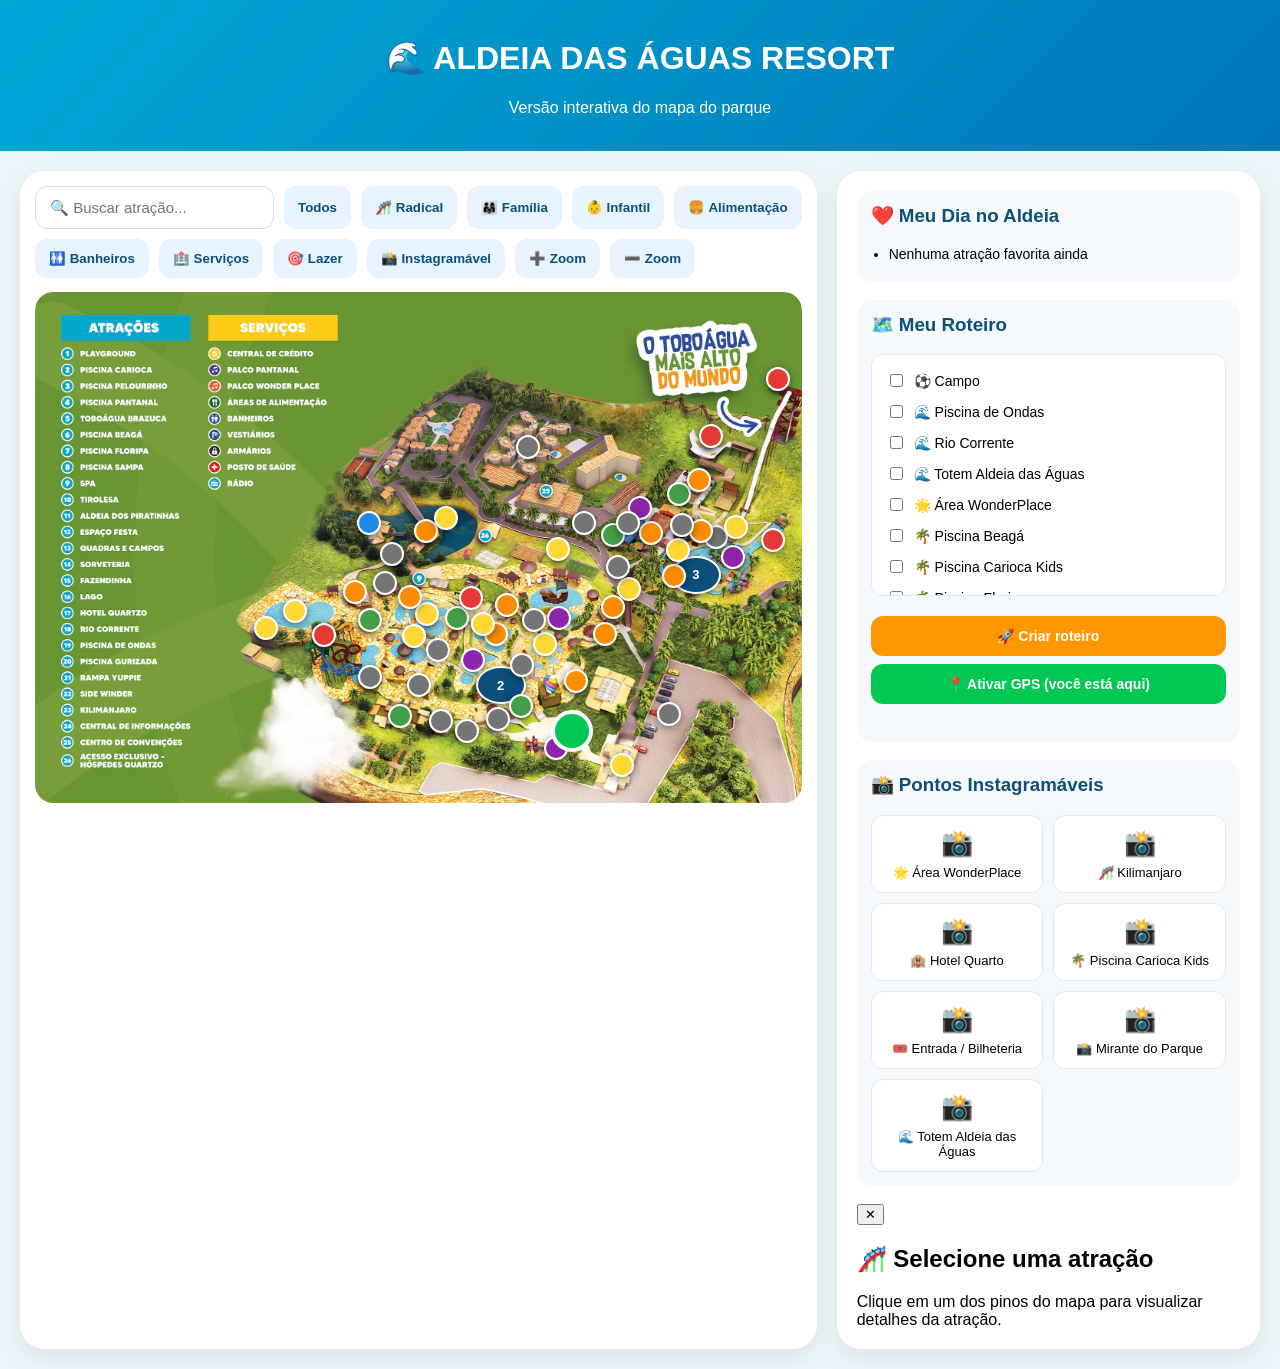
<file: index.html>
<!DOCTYPE html>
<html lang="pt-BR">
<head>
  <meta charset="UTF-8">
  <meta http-equiv="Cache-Control" content="no-cache, no-store, must-revalidate">
  <meta http-equiv="Pragma" content="no-cache">
  <meta http-equiv="Expires" content="0">
  <meta name="viewport" content="width=device-width, initial-scale=1.0">
  <title>Aldeia Guide - Next Level</title>

  <script>
    // carrega o CSS com "cache-busting" automático (timestamp sempre novo),
    // pra nunca mais precisar dar Ctrl+F5 depois de trocar um arquivo
    (function () {
      var link = document.createElement('link');
      link.rel = 'stylesheet';
      link.href = './style.css?v=' + Date.now();
      document.head.appendChild(link);
    })();
  </script>

</head>
<body>

  <header>
    <h1>🌊 ALDEIA DAS ÁGUAS RESORT</h1>
    <p>Versão interativa do mapa do parque</p>
  </header>

  <div class="container">

    <div class="mapa-area">

      <div class="toolbar">
        <input type="text" id="busca" placeholder="🔍 Buscar atração...">

        <button onclick="filtrar('todos')">Todos</button>
        <button onclick="filtrar('radical')">🎢 Radical</button>
        <button onclick="filtrar('familia')">👨‍👩‍👧 Família</button>
        <button onclick="filtrar('infantil')">👶 Infantil</button>
        <button onclick="filtrar('alimentacao')">🍔 Alimentação</button>
        <button onclick="filtrar('banheiro')">🚻 Banheiros</button>
        <button onclick="filtrar('servico')">🏥 Serviços</button>
        <button onclick="filtrar('lazer')">🎯 Lazer</button>
        <button onclick="filtrar('instagram')">📸 Instagramável</button>

        <button onclick="zoomIn()">➕ Zoom</button>
        <button onclick="zoomOut()">➖ Zoom</button>
      </div>

      <div class="mapa-wrapper" id="mapaWrapper">

        <div class="mapa-canvas" id="mapaCanvas">

          <picture>
            <source srcset="./mapa.webp" type="image/webp">
            <img src="./mapa.png" alt="Mapa do Aldeia das Águas">
          </picture>

          <!-- VOCÊ ESTÁ AQUI -->
          <div class="voce-aqui" id="voceAqui" style="top:86%; left:70%;"></div>

          <!-- CAMADA DA ROTA (viewBox 0 0 100 100 = mesma escala % dos pinos) -->
          <svg class="rota-svg" id="rotaSvg" viewBox="0 0 100 100" preserveAspectRatio="none">
          </svg>

          <!-- Todos os pinos agora nascem dinamicamente a partir de atracoes.json (ver script.js) -->

        </div>
      </div>

    </div>

    <div class="painel">
      <div class="favoritos-box">
        <h3>❤️ Meu Dia no Aldeia</h3>
        <ul id="listaFavoritos">
          <li>Nenhuma atração favorita ainda</li>
        </ul>
      </div>

      <div class="roteiro-box">
        <h3>🗺️ Meu Roteiro</h3>

        <div id="listaRoteiroAtracoes" class="lista-checkbox">
          <!-- checkboxes gerados via JS a partir de atracoes.json -->
        </div>

        <button id="btnCriarRoteiro" class="btn-roteiro">
          🚀 Criar roteiro
        </button>

        <button id="btnAtivarGps" class="btn-gps">
          📍 Ativar GPS (você está aqui)
        </button>

        <div id="statusGps" class="status-gps"></div>

        <div id="passosRoteiro"></div>
      </div>

      <div class="instagram-box">
        <h3>📸 Pontos Instagramáveis</h3>
        <div id="galeriaInstagram" class="galeria-instagram">
          <!-- gerado via JS a partir de atracoes.json -->
        </div>
      </div>

      <div class="ficha-atracao" id="fichaAtracao">
        <div class="ficha-atracao-alca" id="fichaAtracaoAlca"></div>
        <button class="ficha-atracao-fechar" id="fecharFicha" title="Fechar" aria-label="Fechar">✕</button>

        <h2 id="titulo">🎢 Selecione uma atração</h2>

        <div id="conteudo">
          Clique em um dos pinos do mapa para visualizar detalhes da atração.
        </div>

        <div id="status"></div>
      </div>

    </div>

  </div>

  <!-- MODAL: compositor de foto + moldura -->
  <div id="modalMoldura" class="modal-moldura oculto">
    <div class="modal-conteudo">
      <button id="fecharModalMoldura" class="fechar-modal">✕</button>
      <h3 id="modalMolduraTitulo">📸 Ponto Instagramável</h3>

      <!-- MODO CÂMERA AO VIVO: vídeo + moldura sobreposta em tempo real -->
      <div class="camera-wrapper" id="cameraWrapper">
        <video id="videoCamera" autoplay playsinline muted></video>
        <img id="molduraOverlayCamera" class="moldura-overlay-camera" alt="">
        <p class="camera-erro oculto" id="cameraErro">
          Não consegui acessar a câmera. Verifique as permissões do
          navegador, ou use a opção "Escolher da galeria" abaixo.
        </p>
      </div>

      <!-- PREVIEW FINAL: canvas com a composição pronta (some até capturar/escolher) -->
      <div class="canvas-wrapper oculto" id="canvasWrapper">
        <canvas id="canvasMoldura"></canvas>
      </div>

      <p class="modal-ajuda" id="modalAjuda">
        Enquadre e toque em "Capturar", ou escolha uma foto da galeria:
      </p>

      <div class="modal-botoes-camera">
        <button id="btnCapturarFoto" class="btn-capturar">📸 Capturar</button>
        <button id="btnTrocarCamera" title="Trocar câmera">🔄</button>
      </div>

      <button id="btnEscolherGaleria" class="btn-galeria">🖼️ Escolher da galeria</button>
      <input type="file" id="inputFotoMoldura" accept="image/*" class="oculto">

      <button id="btnNovaFoto" class="btn-galeria oculto">↩️ Tirar/escolher outra foto</button>

      <div class="modal-botoes">
        <button id="btnCompartilharFoto" class="btn-compartilhar oculto">📤 Compartilhar</button>
        <button id="btnBaixarFotoMoldura" disabled>⬇️ Baixar foto com moldura</button>
        <button id="btnBaixarSoMoldura">⬇️ Baixar só a moldura (PNG)</button>
      </div>
    </div>
  </div>

  <script>
    // mesmo esquema do CSS: carrega o script.js sempre fresco, nunca em cache
    (function () {
      var script = document.createElement('script');
      script.src = './script.js?v=' + Date.now();
      document.body.appendChild(script);
    })();
  </script>

</body>
</html>
</file>
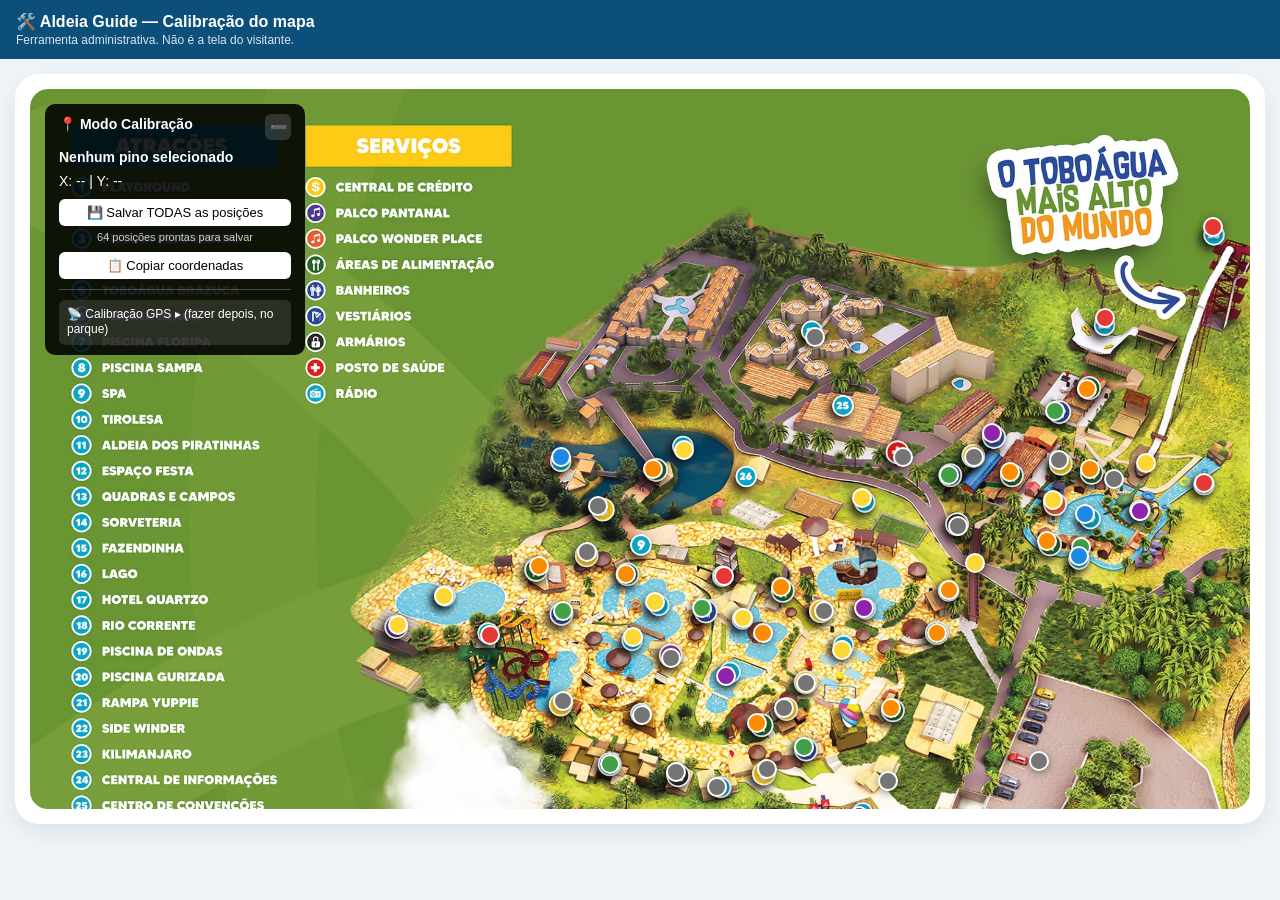
<file: admin.html>
<!DOCTYPE html>
<html lang="pt-BR">
<head>
  <meta charset="UTF-8">
  <meta name="viewport" content="width=device-width, initial-scale=1.0">
  <title>Aldeia Guide — Calibração (Admin)</title>

  <script>
    // mesmo esquema de cache-busting já usado pelo visitante: carrega o
    // admin.css sempre fresco, nunca em cache
    (function () {
      var link = document.createElement('link');
      link.rel = 'stylesheet';
      link.href = './admin.css?v=' + Date.now();
      document.head.appendChild(link);
    })();
  </script>
</head>
<body>

  <div class="admin-topo">
    <strong>🛠️ Aldeia Guide — Calibração do mapa</strong>
    <span>Ferramenta administrativa. Não é a tela do visitante.</span>
  </div>

  <div class="mapa-area">
    <div class="mapa-wrapper" id="mapaWrapper">
      <div class="mapa-canvas" id="mapaCanvas">

        <picture>
          <source srcset="./mapa.webp" type="image/webp">
          <img src="./mapa.png" alt="Mapa do Aldeia das Águas">
        </picture>

        <!-- MODO CALIBRAÇÃO -->
        <div id="calibracao">
          <div class="calibracao-cabecalho">
            <strong>📍 Modo Calibração</strong>
            <button id="minimizarCalibracao" class="btn-minimizar" title="Minimizar / expandir">➖</button>
          </div>

          <div id="calibracaoCorpo">
            <div id="atracaoSelecionada">Nenhum pino selecionado</div>
            <div id="coordenadas">X: -- | Y: --</div>

            <button id="salvarCoordenadas">
              💾 Salvar TODAS as posições
            </button>

            <div id="contadorPendentes">0 posições prontas para salvar</div>

            <button id="copiarCoordenadas">
              📋 Copiar coordenadas
            </button>

            <hr>

            <button id="toggleGps" class="btn-toggle-gps">
              📡 Calibração GPS ▸ (fazer depois, no parque)
            </button>

            <div id="gpsConteudo" class="oculto">
              <div class="calib-gps-ajuda">
                Selecione uma atração, fique em cima dela no parque e toque em
                "Capturar GPS". Faça isso em 3 atrações bem espalhadas para uma
                calibração mais precisa. Eles precisam estar com a posição
                já calibrada no mapa antes (senão aparecem desabilitados).
              </div>

              <select id="selectAtracaoGps"></select>

              <button id="capturarGps">📍 Capturar GPS aqui</button>

              <div id="statusCalibracaoGps">Pontos capturados: 0/3</div>

              <button id="calcularCalibracaoGps" disabled>
                📐 Calcular calibração
              </button>

              <button id="resetarCalibracaoGps">
                🗑️ Reiniciar calibração
              </button>
            </div>
          </div>
        </div>

        <!-- os pinos são inseridos aqui dinamicamente por admin.js -->

      </div>
    </div>
  </div>

  <script>
    // mesmo esquema do visitante: carrega os scripts sempre frescos.
    // pinos-core.js precisa estar pronto antes do admin.js criar pinos.
    (function () {
      var core = document.createElement('script');
      core.src = './pinos-core.js?v=' + Date.now();
      core.onload = function () {
        var admin = document.createElement('script');
        admin.src = './admin.js?v=' + Date.now();
        document.body.appendChild(admin);
      };
      document.body.appendChild(core);
    })();
  </script>

</body>
</html>
</file>
